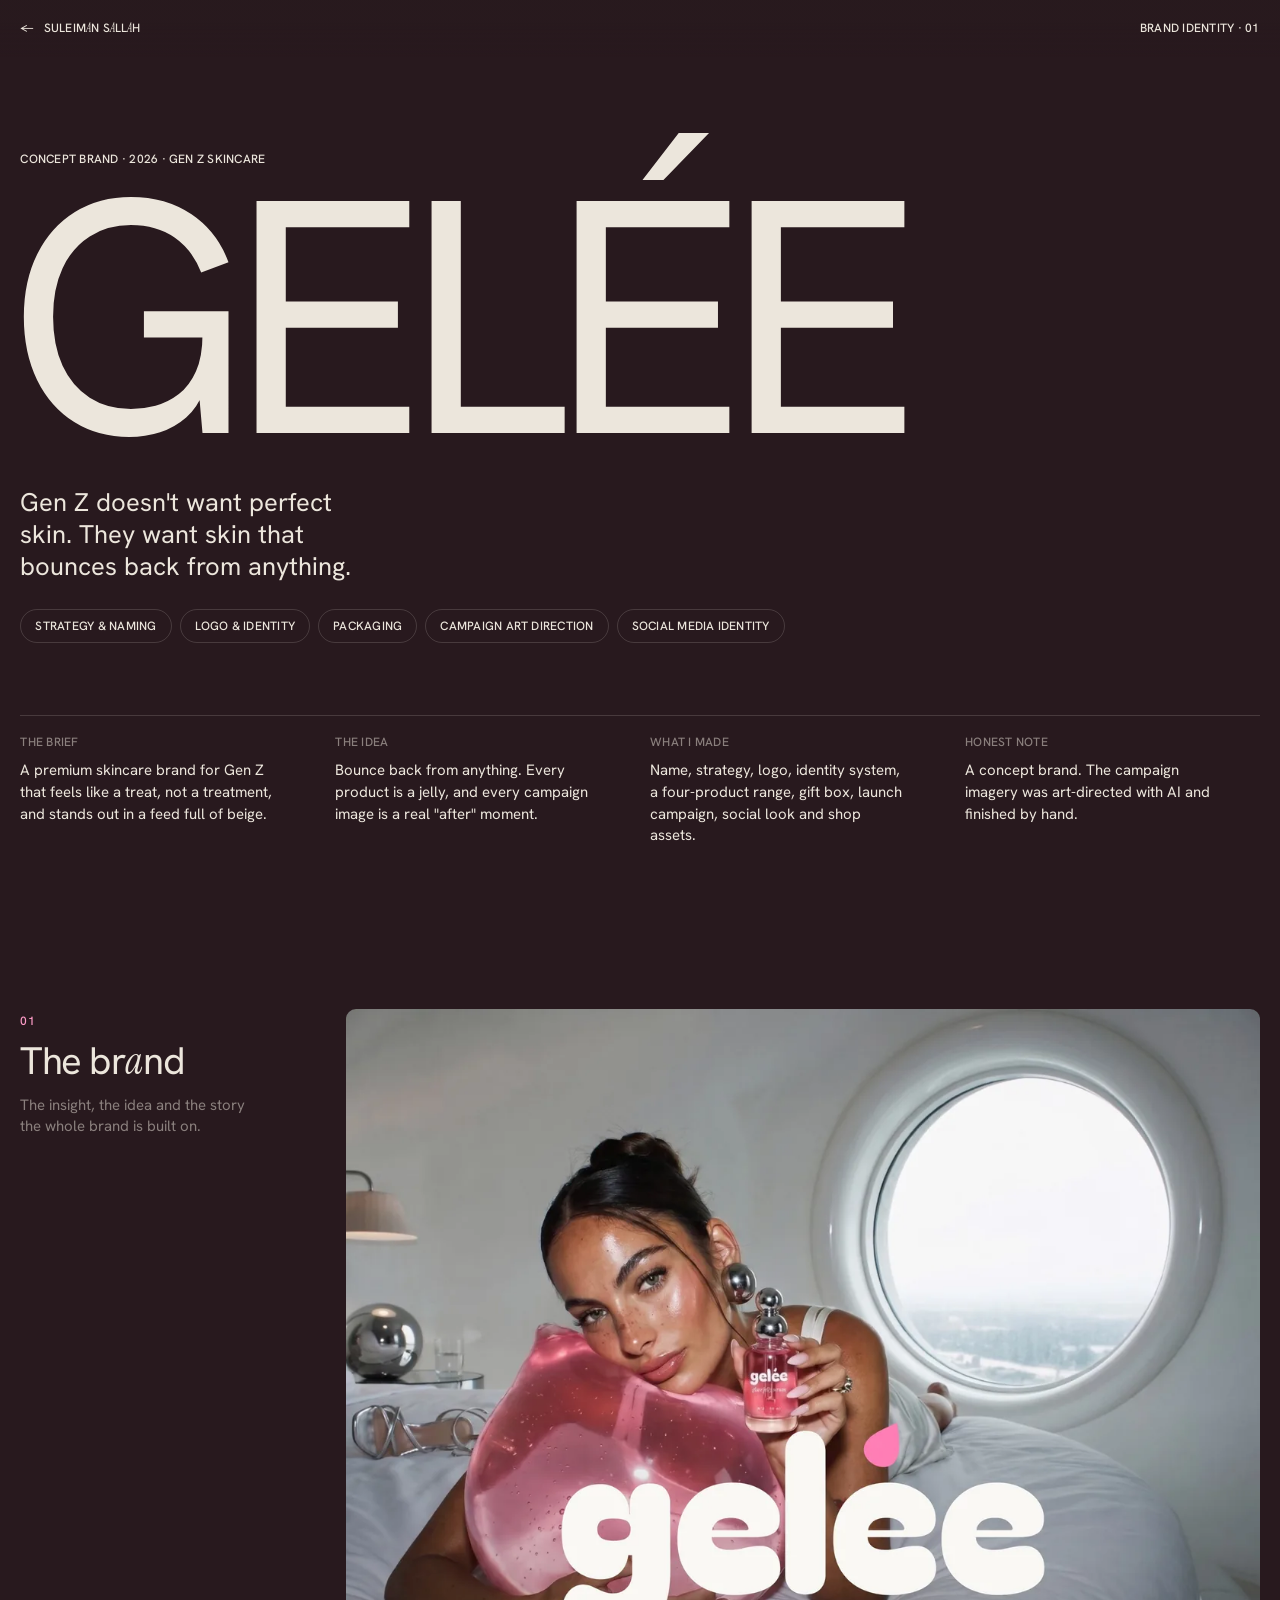
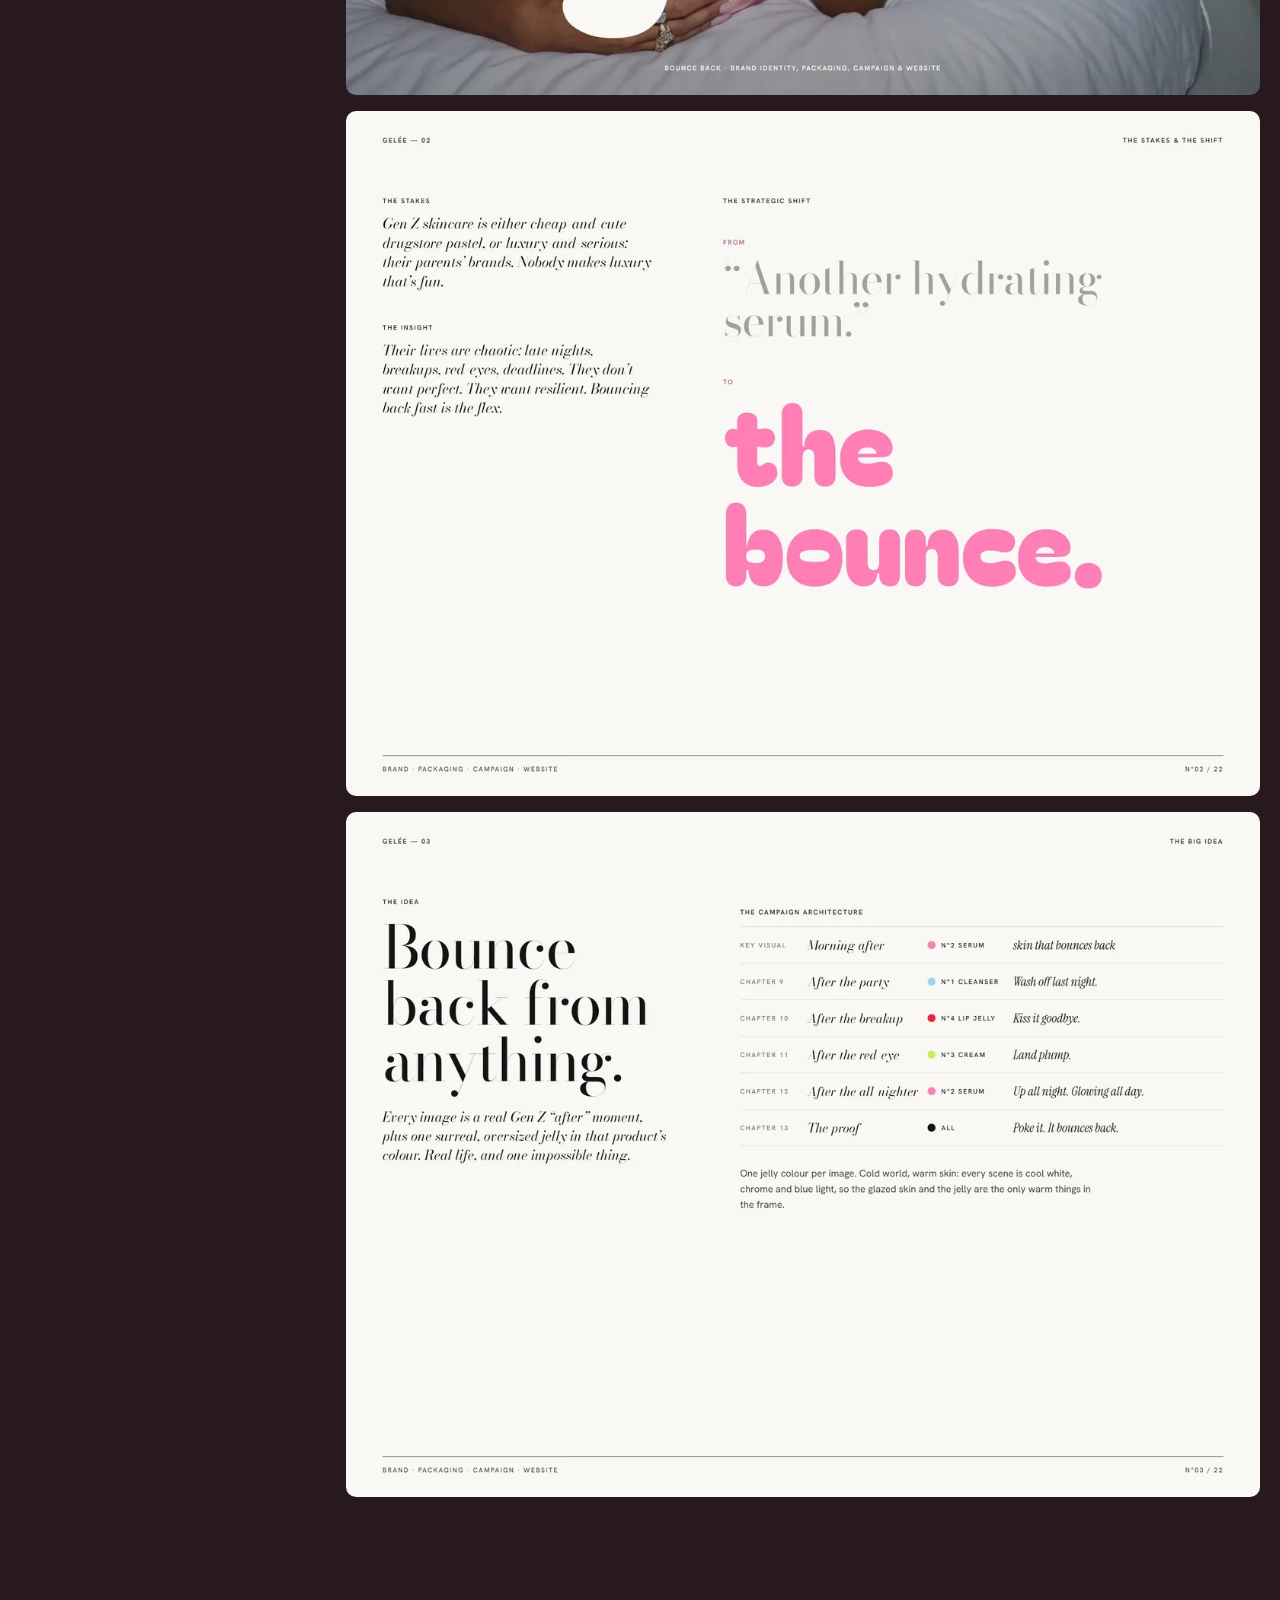
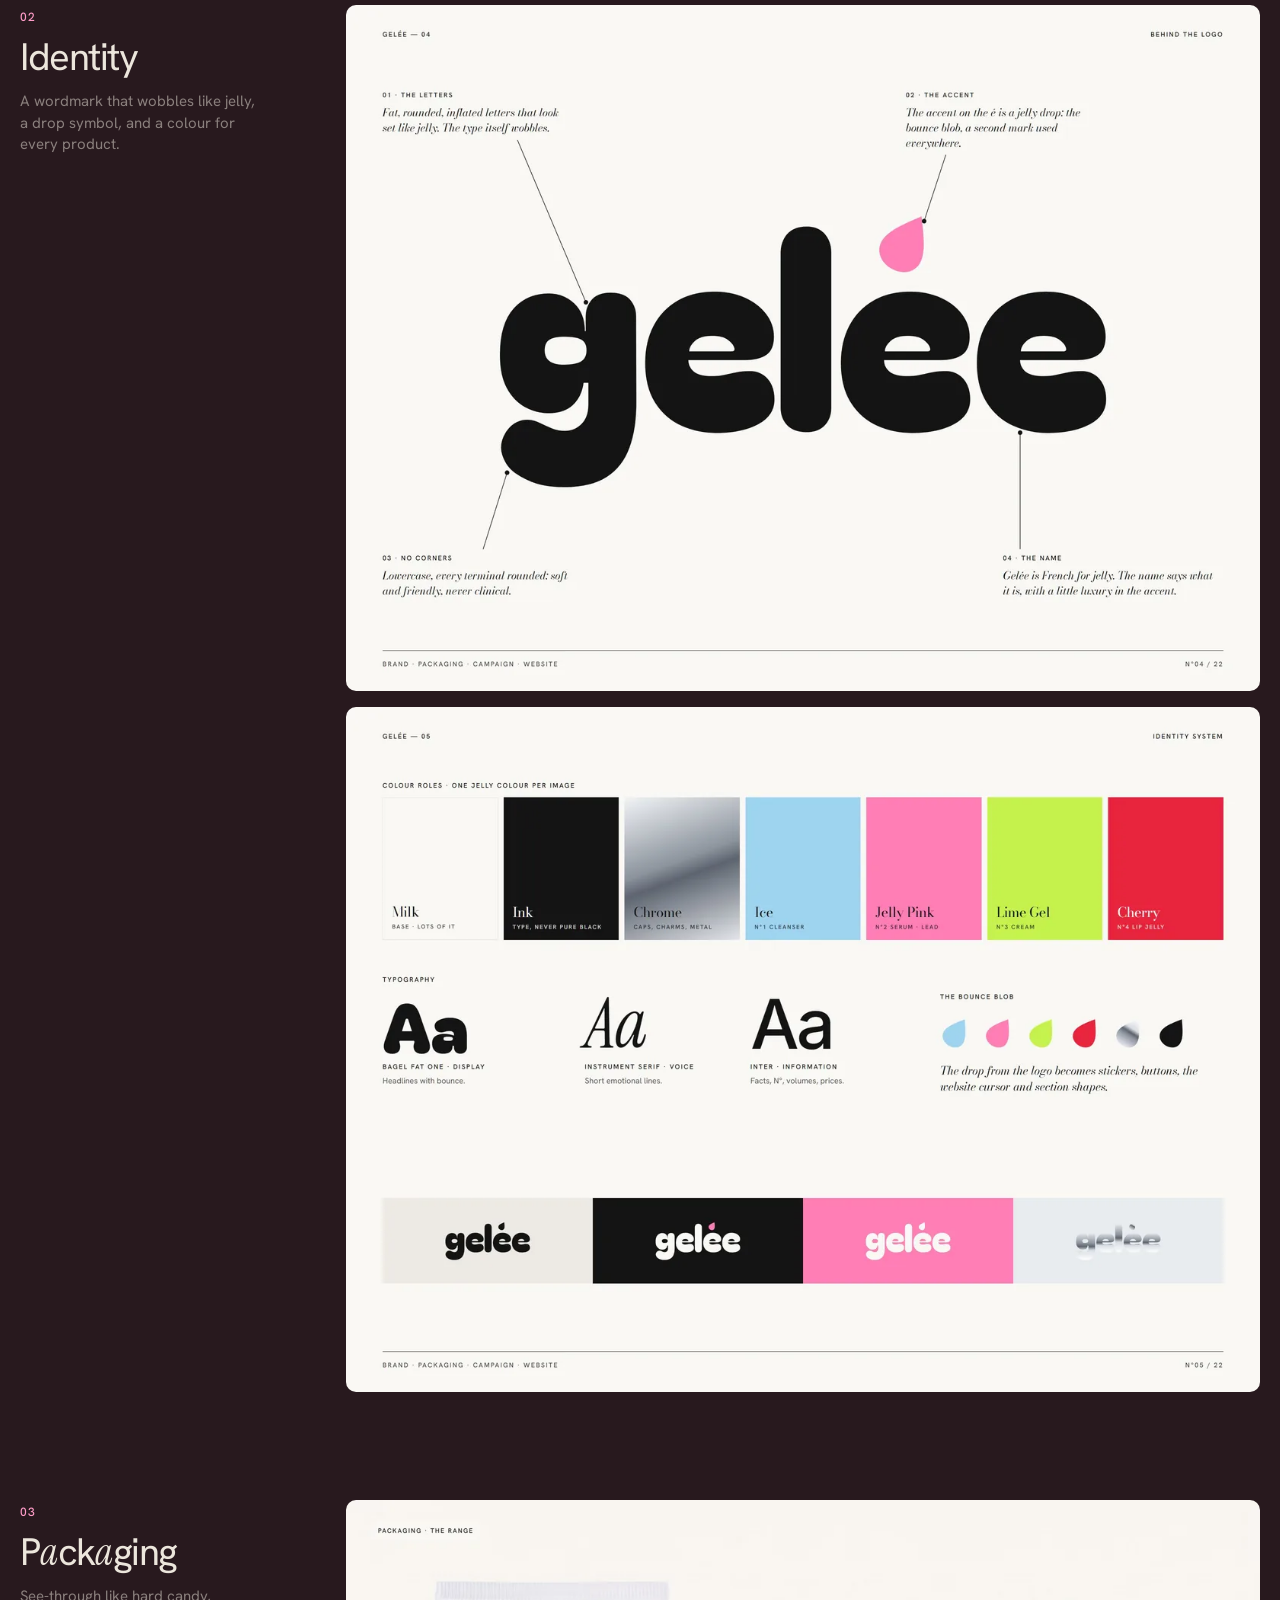
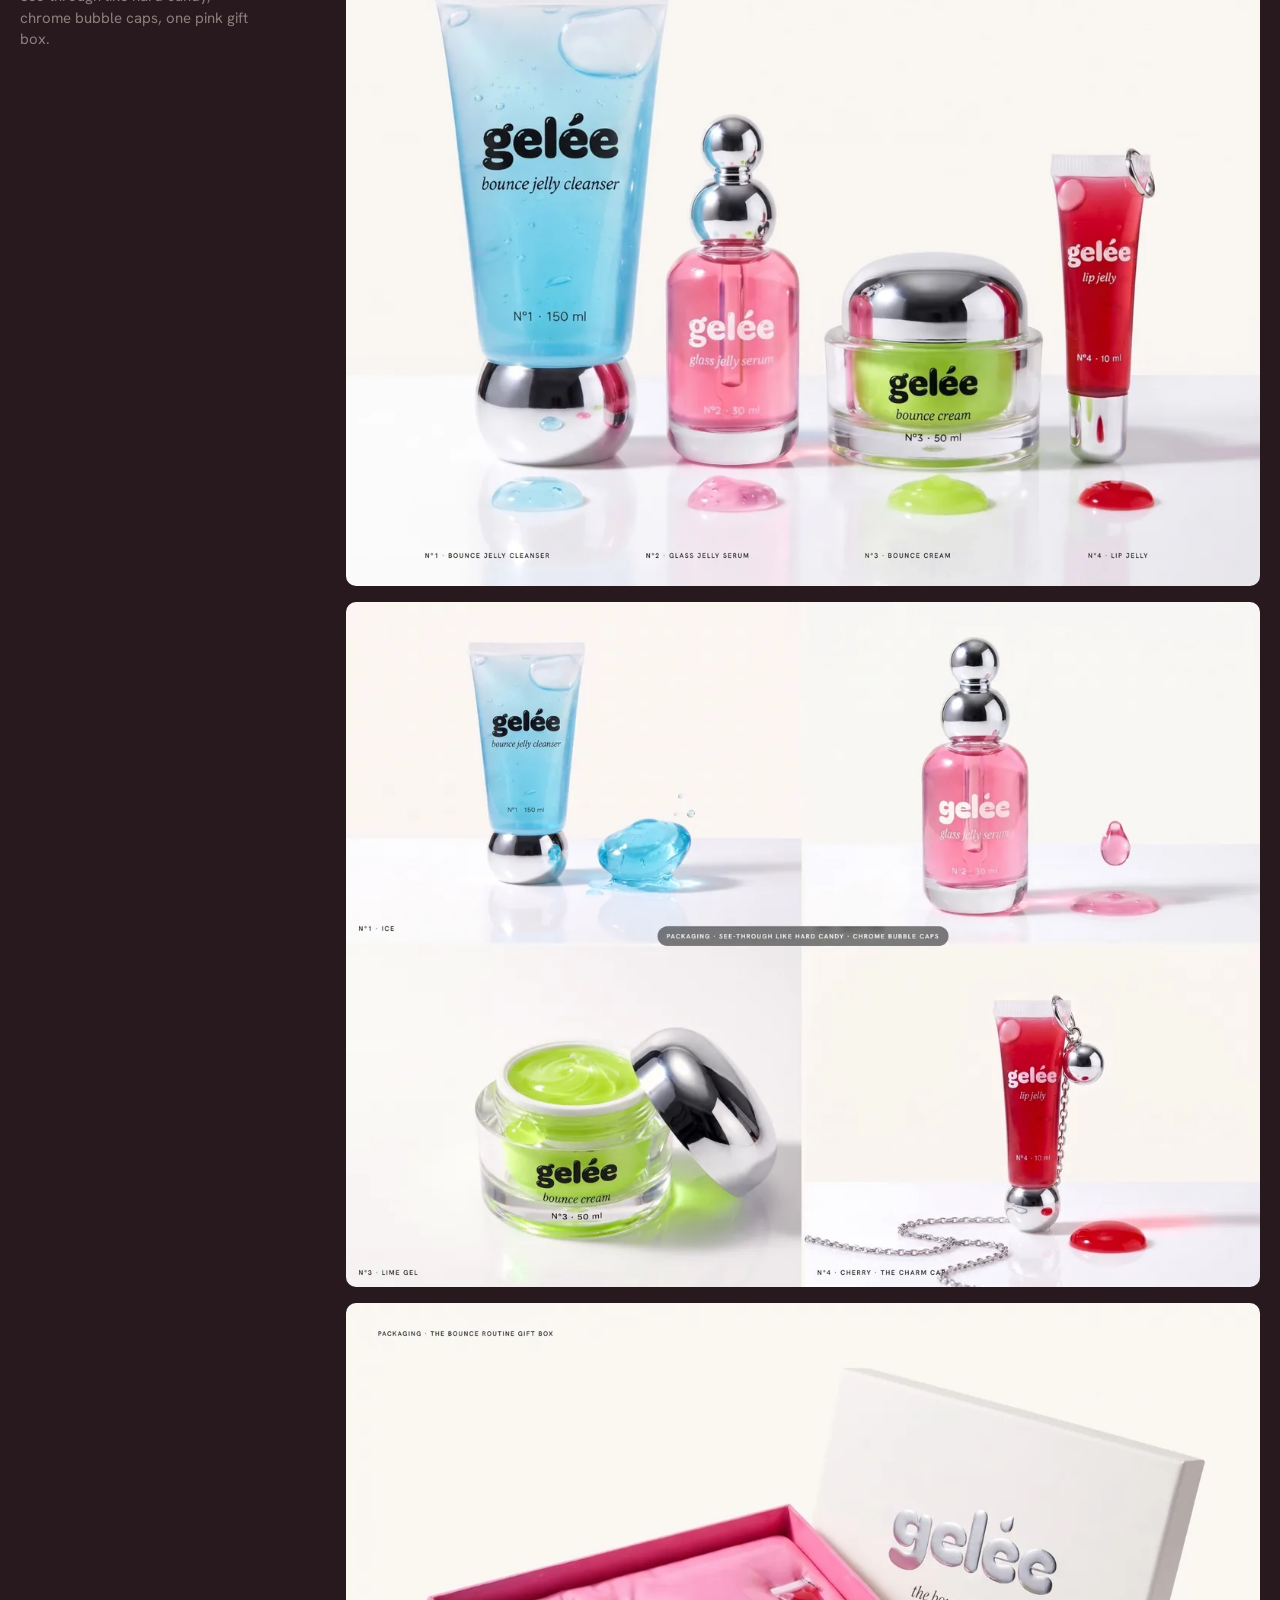
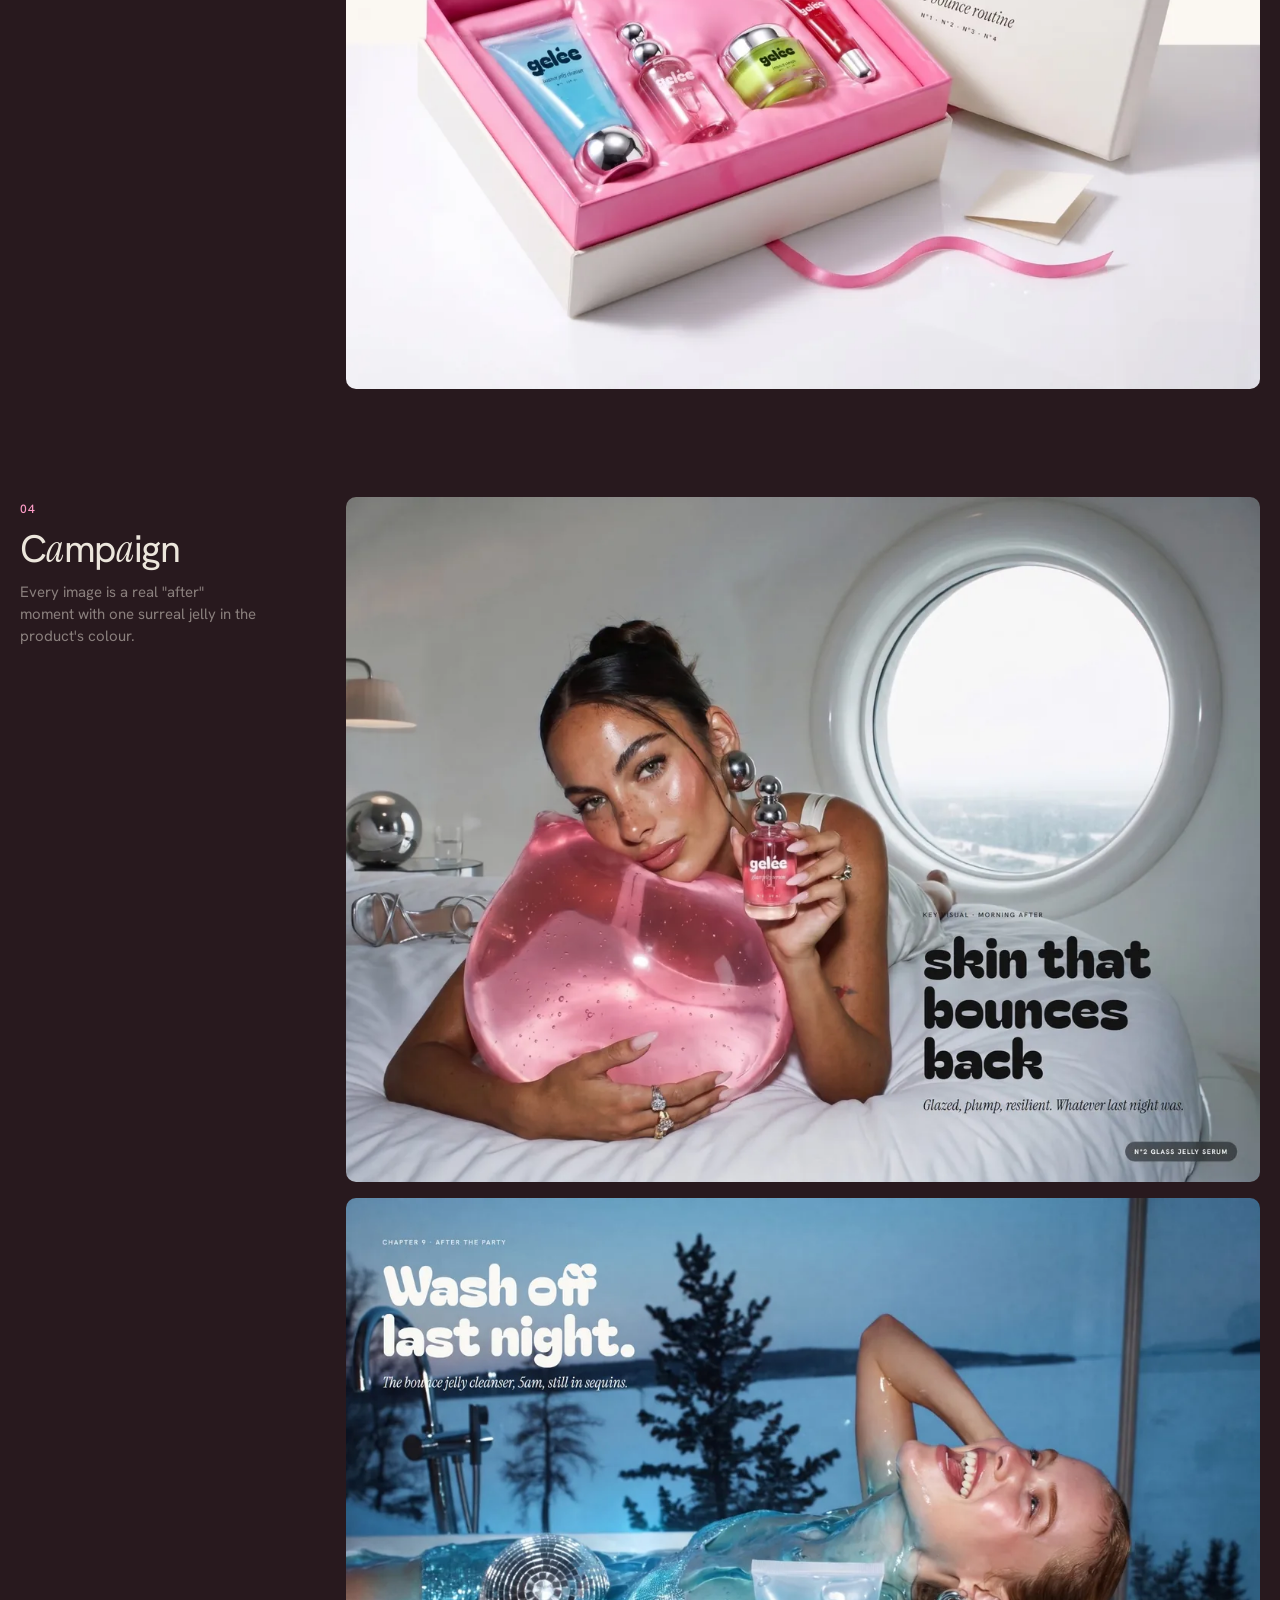
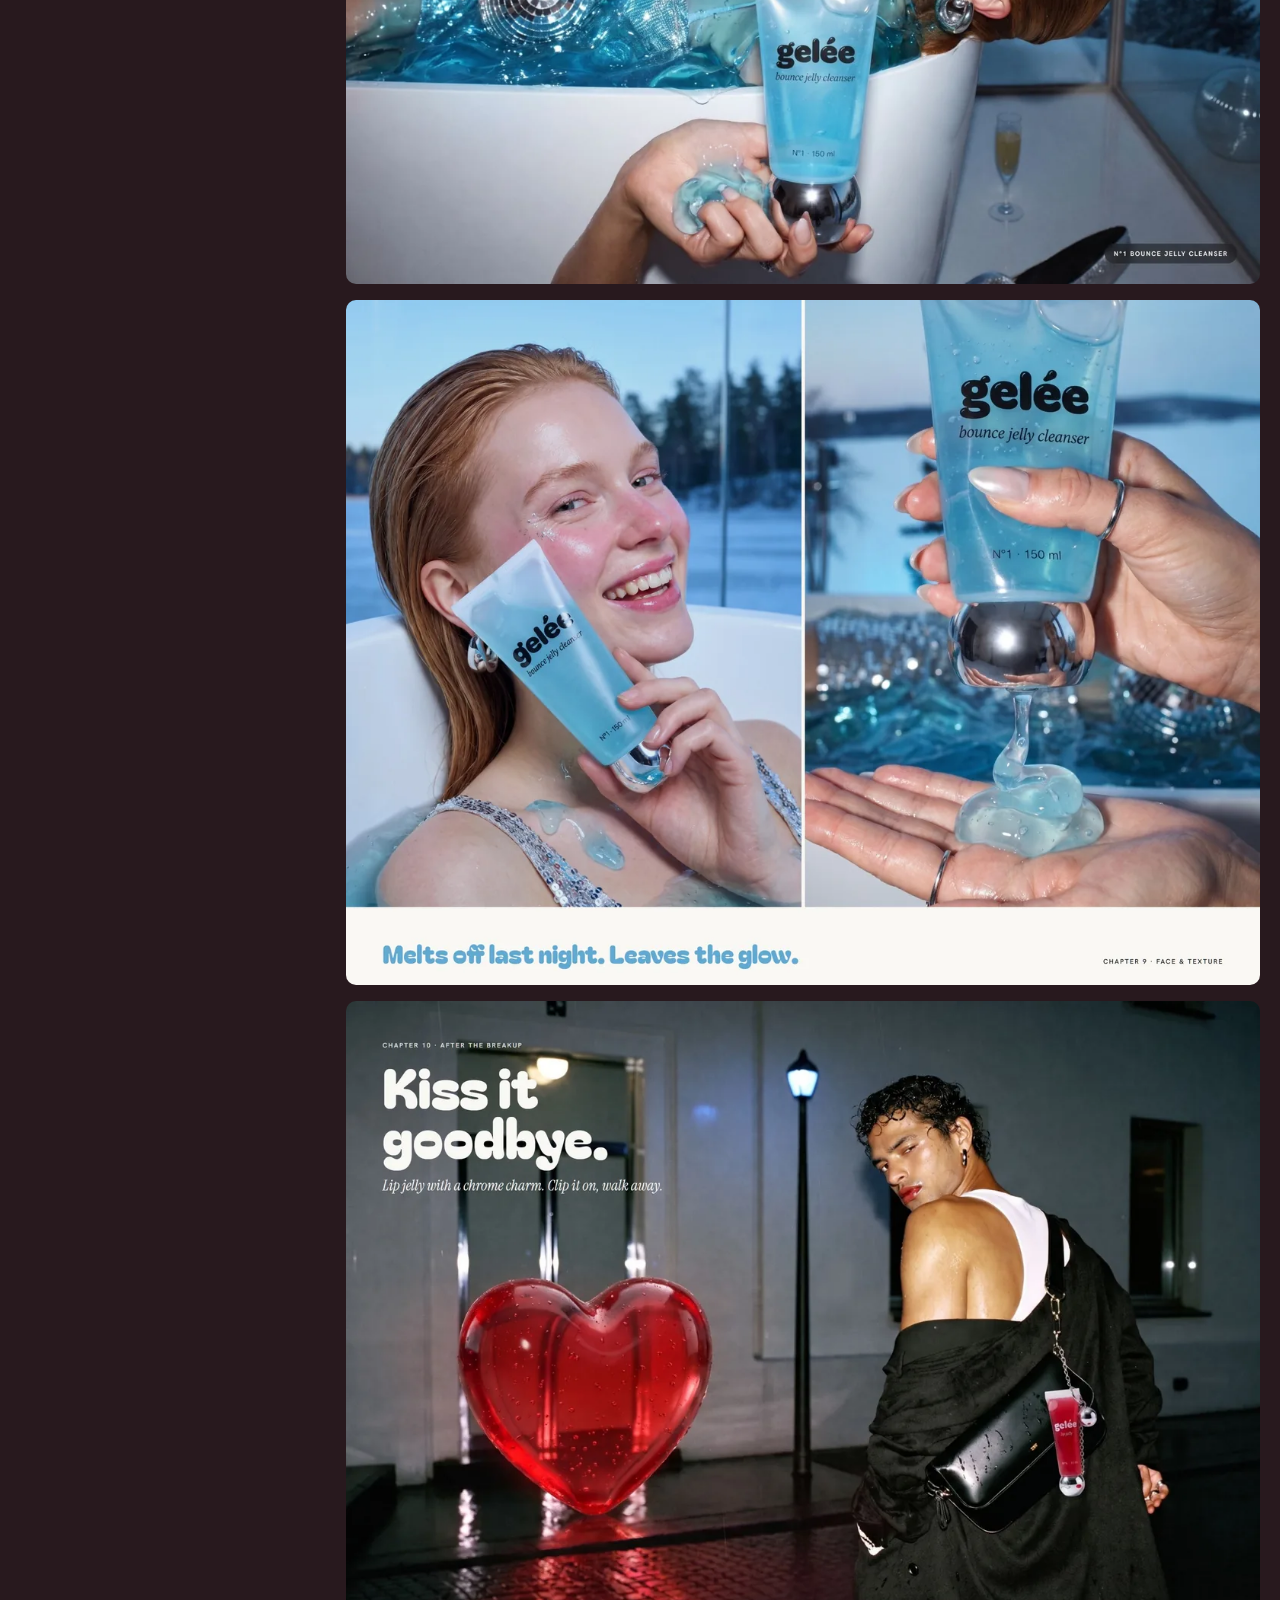
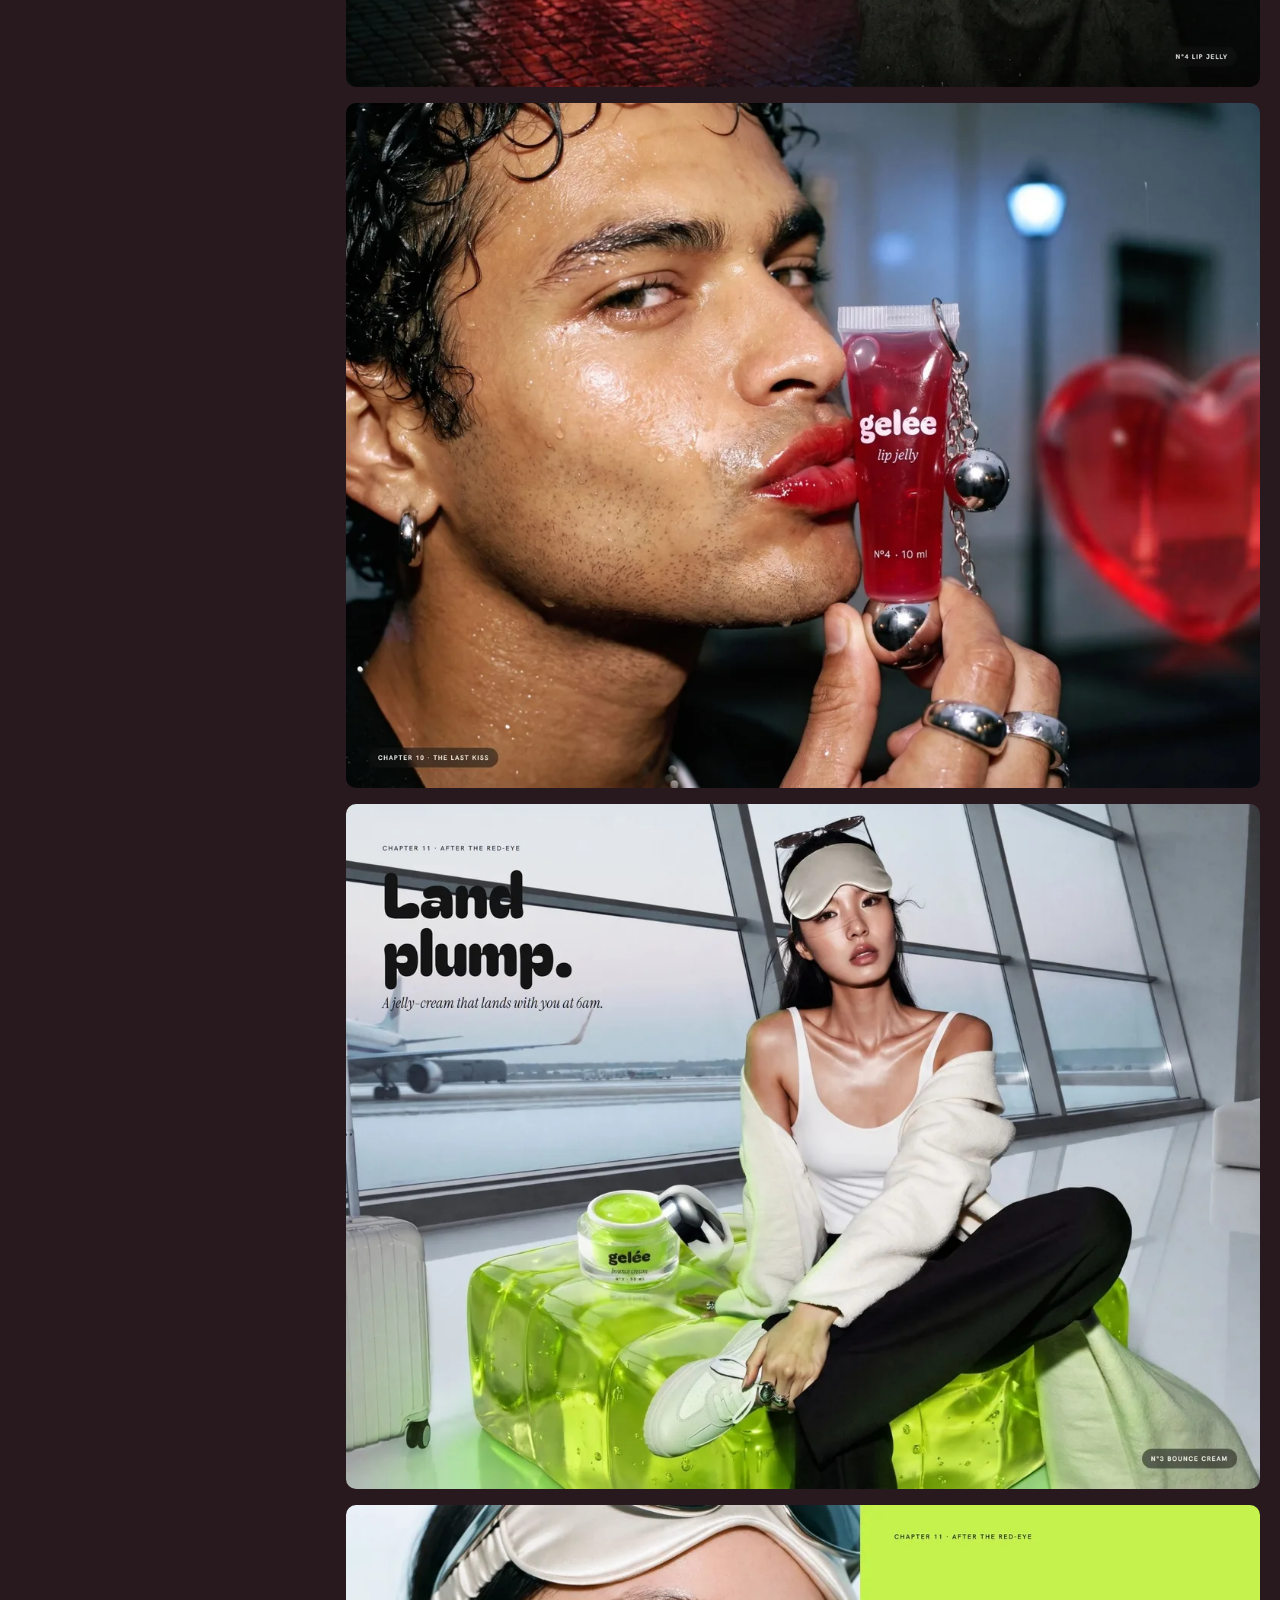
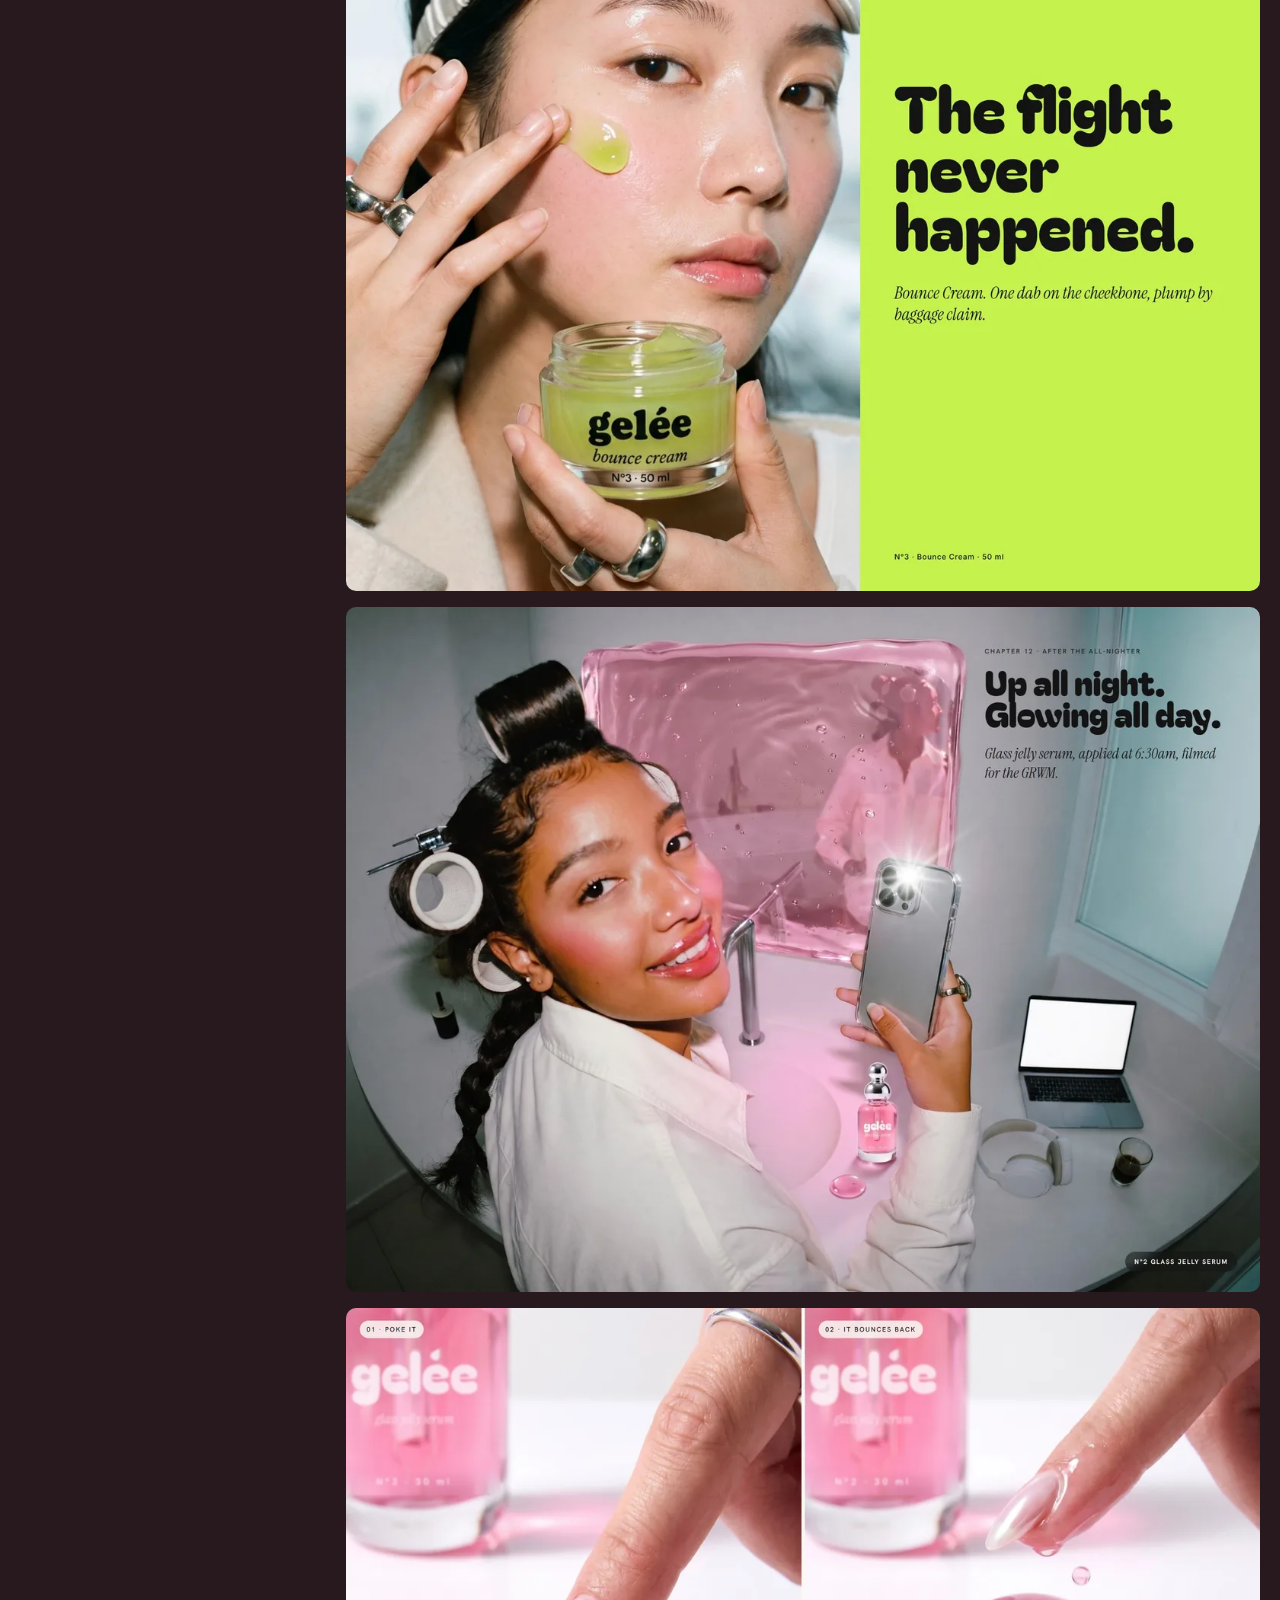
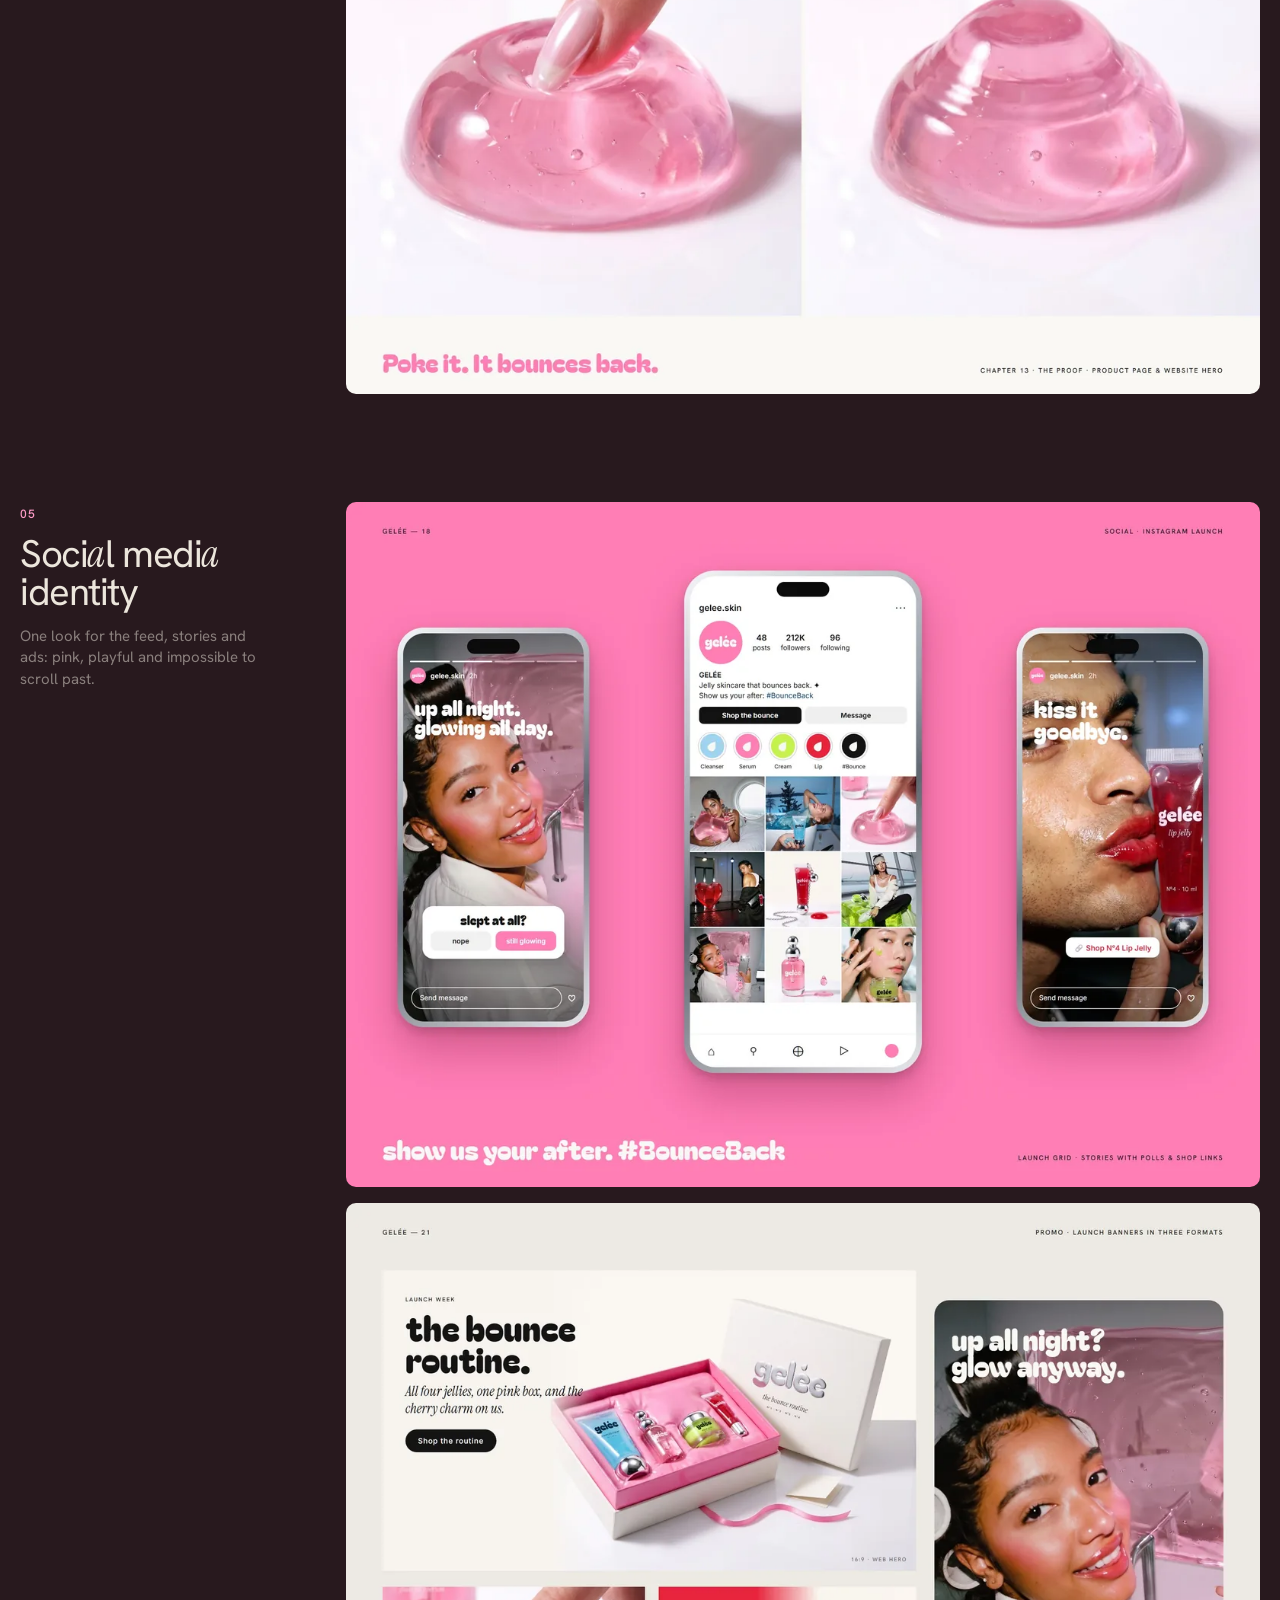
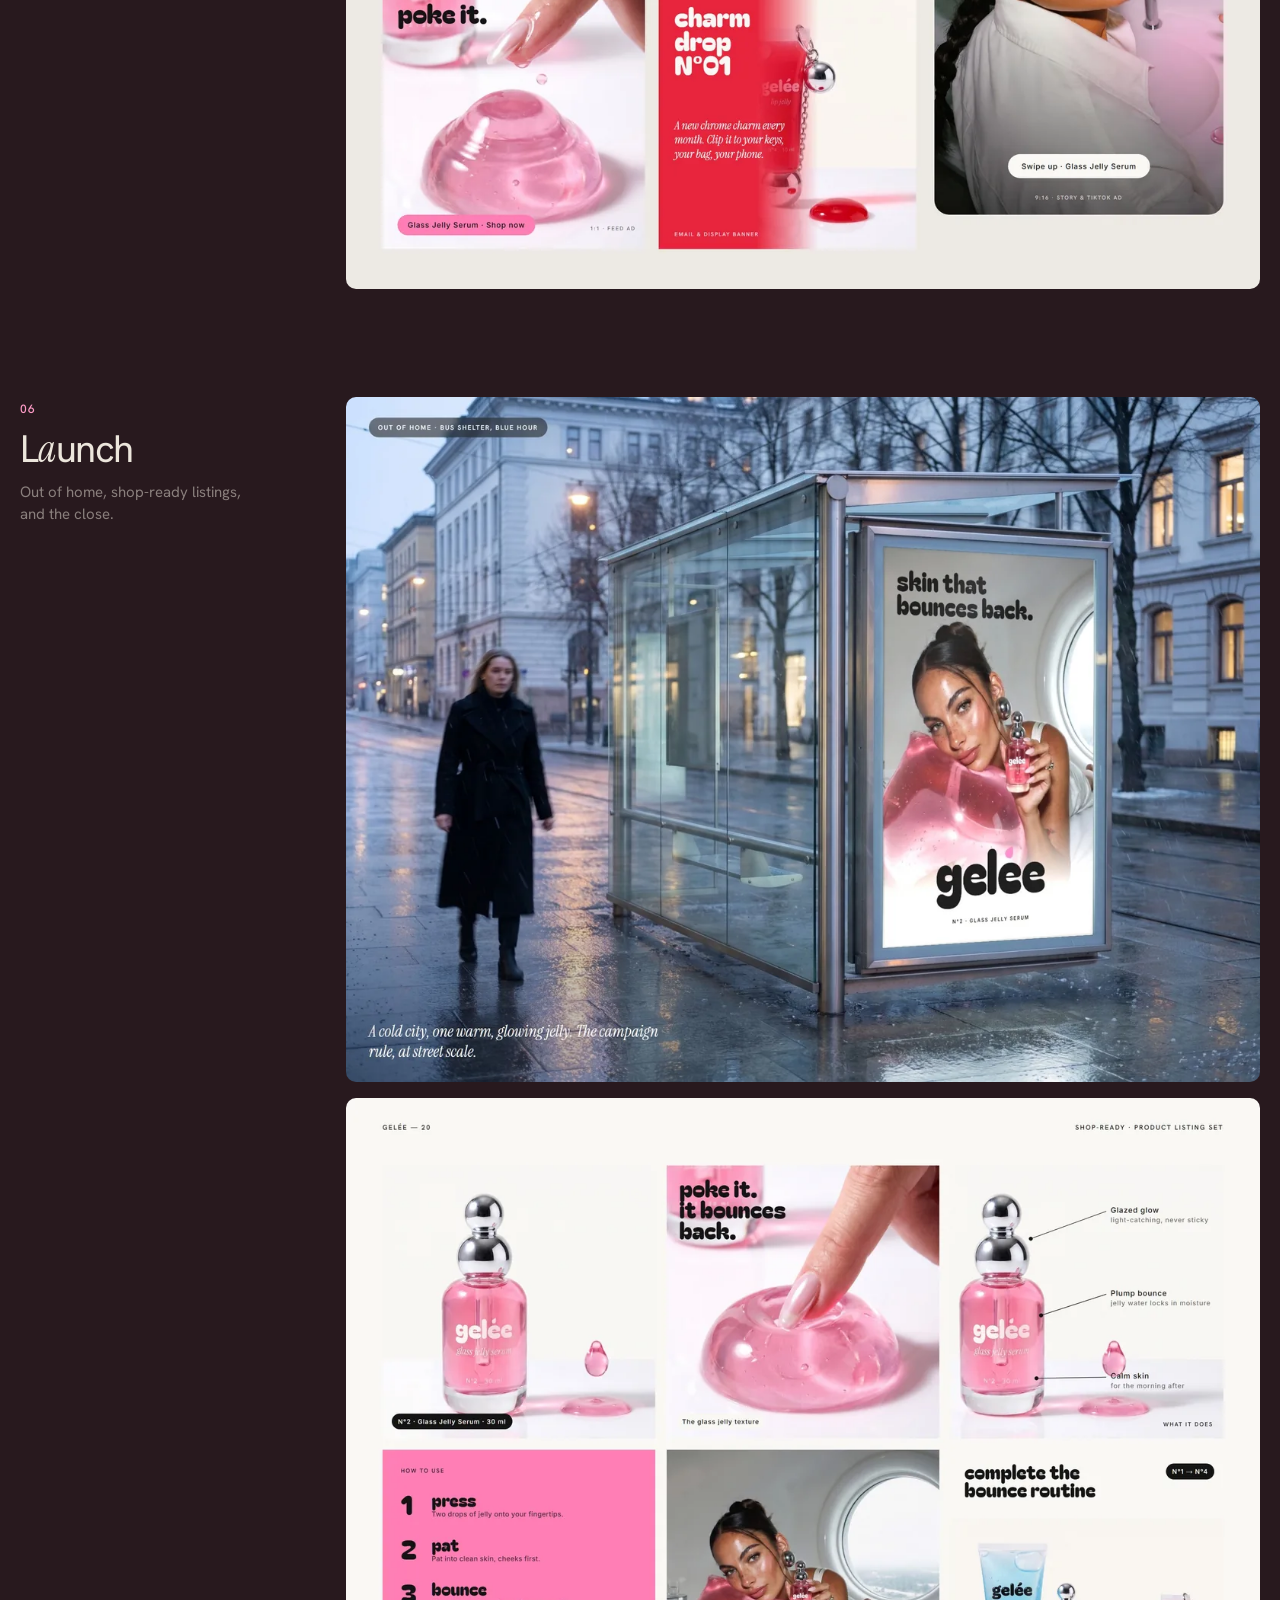
<file: brand/gelee/index.html>
<!DOCTYPE html>
<html lang="en" style="--c:#ff7eb6;--ink2:#ff9cc8">
<head>
<meta charset="utf-8">
<meta name="viewport" content="width=device-width, initial-scale=1">
<title>GELÉE — brand identity · Suleiman Sallah</title>
<meta name="description" content="GELÉE, a concept luxury jelly skincare brand for Gen Z: strategy, naming, identity, packaging, campaign and social media identity by Suleiman Sallah.">
<link rel="preconnect" href="https://fonts.googleapis.com">
<link rel="preconnect" href="https://fonts.gstatic.com" crossorigin>
<link href="https://fonts.googleapis.com/css2?family=Hanken+Grotesk:wght@400;500&family=Instrument+Serif:ital@1&display=swap" rel="stylesheet">
<link rel="stylesheet" href="../../css/site.css">
<meta property="og:image" content="https://reigns-gallery.vercel.app/brand/gelee/thumb/key-1500.webp">
<link rel="icon" href="data:image/svg+xml,<svg xmlns='http://www.w3.org/2000/svg' viewBox='0 0 100 100'><rect width='100' height='100' fill='%230c0b0a'/><text x='50' y='74' font-size='76' font-family='Georgia' font-style='italic' fill='%23ece6dc' text-anchor='middle'>A</text></svg>">
<style>
  body{background:color-mix(in oklab,var(--c) 14%,var(--bg))}
  .cs-top{position:sticky;top:0;z-index:20;display:flex;justify-content:space-between;align-items:center;padding:var(--pad);
    background:linear-gradient(180deg,color-mix(in oklab,var(--c) 14%,var(--bg)) 40%,transparent)}
  .back{display:inline-flex;gap:10px;align-items:center}
  .back:hover{color:var(--ink2)}
  .cs-head{padding:10vh var(--pad) 6vh}
  .cs-title{font-size:min(26vw,44vh);line-height:.8;letter-spacing:-.06em;font-weight:400;margin:16px 0 0;margin-left:-.04em}
  .cs-line{font-size:clamp(20px,2vw,30px);line-height:1.25;max-width:26ch;margin-top:4vh}
  .cs-tags{display:flex;flex-wrap:wrap;gap:8px;margin-top:3vh}
  .cs-tags span{border:1px solid var(--rule);border-radius:999px;padding:8px 14px}
  .facts{display:grid;grid-template-columns:repeat(4,1fr);gap:var(--pad);margin-top:8vh;border-top:1px solid var(--rule);padding-top:18px}
  .facts div{display:flex;flex-direction:column;gap:10px}
  .facts .lab{color:var(--mute)}
  .facts p{font-size:15px;line-height:1.45;max-width:32ch}
  .chap{padding:12vh var(--pad) 0;display:grid;grid-template-columns:minmax(0,3fr) minmax(0,9fr);gap:var(--pad)}
  .chap-side{position:sticky;top:12vh;align-self:start}
  .chap-side .n{color:var(--ink2);font-variant-numeric:tabular-nums}
  .chap-side h2{font-size:clamp(30px,3vw,48px);letter-spacing:-.04em;line-height:1;font-weight:400;margin:12px 0 14px}
  .chap-side p{color:var(--mute);font-size:15px;line-height:1.45;max-width:30ch}
  .boards{display:grid;gap:16px}
  .boards img{width:100%;height:auto;aspect-ratio:4/3;display:block;border-radius:10px;background:color-mix(in oklab,var(--c) 30%,var(--bg))}
  .cs-end{padding:20vh var(--pad) 16vh;display:flex;flex-direction:column;gap:22px}
  .cs-end .note{color:var(--mute);max-width:52ch;font-size:15px;line-height:1.45}
  @media (max-width:767px){
    .facts{grid-template-columns:1fr 1fr}
    .chap{grid-template-columns:1fr;padding-top:9vh}
    .chap-side{position:static}
    .boards img{border-radius:6px}
    .cs-title{font-size:27vw}
  }
</style>
</head>
<body>
<header class="cs-top lab">
  <a class="back" href="../../#brands"><span>←</span><span>Suleim<span class="a">a</span>n S<span class="a">a</span>ll<span class="a">a</span>h</span></a>
  <span>Brand identity · 01</span>
</header>

<section class="cs-head">
  <span class="lab">Concept brand · 2026 · Gen Z skincare</span>
  <h1 class="cs-title">GELÉE</h1>
  <p class="cs-line">Gen Z doesn't want perfect skin. They want skin that bounces back from anything.</p>
  <div class="cs-tags lab"><span>Strategy &amp; naming</span><span>Logo &amp; identity</span><span>Packaging</span><span>Campaign art direction</span><span>Social media identity</span></div>
  <div class="facts">
    <div><span class="lab">The brief</span><p>A premium skincare brand for Gen Z that feels like a treat, not a treatment, and stands out in a feed full of beige.</p></div>
    <div><span class="lab">The idea</span><p>Bounce back from anything. Every product is a jelly, and every campaign image is a real "after" moment.</p></div>
    <div><span class="lab">What I made</span><p>Name, strategy, logo, identity system, a four-product range, gift box, launch campaign, social look and shop assets.</p></div>
    <div><span class="lab">Honest note</span><p>A concept brand. The campaign imagery was art-directed with AI and finished by hand.</p></div>
  </div>
</section>

<main id="chapters"></main>

<section class="cs-end">
  <span class="lab">Have a brand that should be remembered?</span>
  <a class="endlink" id="mail" href="#">St<span class="a">a</span>rt <span class="a">a</span> project ↗</a>
  <a class="mailline" id="mailline" href="mailto:suleimansallah4@gmail.com">suleimansallah4@gmail.com</a>
  <p class="note">More brand identities are on their way to this room. Until then, the websites are in the gallery.</p>
  <a class="back lab" href="../../#work"><span>←</span><span>B<span class="a">a</span>ck to the g<span class="a">a</span>llery</span></a>
</section>

<script src="../../js/works.js"></script>
<script>
const CHAPTERS = [
  ['The brand', 'The insight, the idea and the story the whole brand is built on.', [['01-cover', 'GELÉE cover'], ['02-story', 'The stakes and the shift'], ['03-idea', 'The big idea: bounce back from anything']]],
  ['Identity', 'A wordmark that wobbles like jelly, a drop symbol, and a colour for every product.', [['04-logo', 'Behind the logo'], ['05-identity', 'The identity system']]],
  ['Packaging', 'See-through like hard candy, chrome bubble caps, one pink gift box.', [['06-range', 'The four-product range'], ['07-singles', 'Each product on its own'], ['08-giftbox', 'The gift box']]],
  ['Campaign', 'Every image is a real "after" moment with one surreal jelly in the product\'s colour.', [['09-key-visual', 'Key visual: the morning after'], ['10-ch9', 'After the party'], ['11-ch9-diptych', 'After the party, close up'], ['12-ch10', 'After the breakup'], ['13-ch10-kiss', 'Kiss it goodbye'], ['14-ch11', 'After the red-eye'], ['15-ch11-panel', 'Land plump'], ['16-ch12', 'After the all-nighter'], ['17-ch13-proof', 'The proof: press it, it bounces back']]],
  ['Social media identity', 'One look for the feed, stories and ads: pink, playful and impossible to scroll past.', [['18-social', 'The social media identity'], ['21-promo', 'Launch banners in three formats']]],
  ['Launch', 'Out of home, shop-ready listings, and the close.', [['19-ooh', 'Bus shelter poster'], ['20-shop', 'Shop-ready listing set'], ['22-close', 'GELÉE, bounce back']]],
];
const A = s => s.replace(/a/g, '<span class="a">a</span>').replace(/A/g, '<span class="a">A</span>');
document.getElementById('chapters').innerHTML = CHAPTERS.map(([title, line, boards], k) => `
  <section class="chap" aria-label="${title}">
    <div class="chap-side"><span class="lab n">${String(k + 1).padStart(2, '0')}</span><h2>${A(title)}</h2><p>${line}</p></div>
    <div class="boards">${boards.map(([f, alt], j) =>
      `<img src="img/${f}-1200.webp" srcset="img/${f}-1200.webp 1200w, img/${f}-2000.webp 2000w" sizes="(max-width:767px) 100vw, 72vw" alt="${alt}" ${k === 0 && j === 0 ? 'fetchpriority="high"' : 'loading="lazy"'} width="1200" height="900">`).join('')}</div>
  </section>`).join('');
document.getElementById('mail').href = 'mailto:' + GALLERY.email + '?subject=' + encodeURIComponent('A new brand project');
const ml = document.getElementById('mailline'); ml.href = 'mailto:' + GALLERY.email; ml.textContent = GALLERY.email;
</script>
<script src="../../js/cursor.js"></script>
</body>
</html>
</file>
<file: css/site.css>
@property --c    { syntax: '<color>'; inherits: true; initial-value: #a3122a; }
@property --ink2 { syntax: '<color>'; inherits: true; initial-value: #d8455a; }

:root{
  --bg:#0c0b0a; --ink:#ece6dc; --mute:rgba(236,230,220,.5); --rule:rgba(236,230,220,.16);
  --ease-out:cubic-bezier(.22,1,.36,1);
  --pad:clamp(16px,1.6vw,28px);
  transition: --c 1.1s var(--ease-out), --ink2 1.1s var(--ease-out);
}
*{box-sizing:border-box;margin:0;padding:0}
html{background:var(--bg)}
body{background:var(--bg);color:var(--ink);font-family:'Hanken Grotesk',system-ui,sans-serif;-webkit-font-smoothing:antialiased;overflow-x:clip}
a{color:inherit;text-decoration:none}
.a{font-family:'Instrument Serif',serif;font-style:italic;font-weight:400;letter-spacing:0;display:inline-block}
.lab{font-size:12px;letter-spacing:.02em;text-transform:uppercase;font-weight:500}
.sr{position:absolute;width:1px;height:1px;overflow:hidden;clip:rect(0 0 0 0);white-space:nowrap}
.display .a,.name .a,.big .a{font-size:1.1em;line-height:0;letter-spacing:-.03em;margin:0 .005em}

/* ================= HERO ================= */
.hero{position:relative;height:100svh;min-height:620px;touch-action:pan-y;cursor:grab;user-select:none;z-index:2}
.hero.dragging{cursor:grabbing}
.glow{position:absolute;inset:0;pointer-events:none;overflow:hidden;
  background:radial-gradient(60% 45% at 50% 105%, color-mix(in oklab,var(--c) 38%,transparent), transparent 70%)}
.card{position:absolute;left:50%;top:2.4vh;width:min(34vw,560px);height:118vh;transform:translateX(-50%);
  border-radius:12px;overflow:hidden;z-index:1;
  background:
    radial-gradient(70% 30% at 46% 18%, color-mix(in oklab,var(--c) 92%,white 8%), transparent 72%),
    linear-gradient(180deg, color-mix(in oklab,var(--c) 70%,black) 0%, color-mix(in oklab,var(--c) 40%,black) 100%);
  clip-path:inset(100% 0 0 0 round 12px);animation:cardIn 1.4s .15s var(--ease-out) forwards}
.card img{position:absolute;left:0;top:0;width:100%;height:calc(100% / .8);object-fit:cover;object-position:42% 0%;
  transform:scale(1.08);animation:imgIn 1.8s .15s var(--ease-out) forwards}
@keyframes cardIn{to{clip-path:inset(0 0 0 0 round 12px)}}
@keyframes imgIn{to{transform:scale(1)}}

.top{position:absolute;left:var(--pad);right:var(--pad);top:var(--pad);display:flex;justify-content:space-between;z-index:3}
.mid{position:absolute;left:var(--pad);right:var(--pad);top:34vh;display:flex;justify-content:space-between;align-items:flex-start;z-index:3}
.mid p{max-width:300px;font-size:15px;line-height:1.35}
.dot{display:inline-block;width:9px;height:9px;border-radius:50%;background:var(--ink2);margin-right:10px;transform:translateY(-1px)}
.rule{position:absolute;left:var(--pad);right:var(--pad);top:calc(34vh + 58px);height:1px;background:var(--rule);z-index:3;
  transform-origin:left;transform:scaleX(0);animation:rule 1.2s .5s var(--ease-out) forwards}
@keyframes rule{to{transform:scaleX(1)}}
.name{position:absolute;left:var(--pad);right:var(--pad);top:calc(34vh + 74px);z-index:4;pointer-events:none;
  font-weight:400;line-height:.86;letter-spacing:-.055em;font-size:var(--fs,15vw)}
.name .l{display:block;overflow:hidden;padding:.06em .04em .04em;margin:-.06em -.04em -.04em}
.name .l > span{display:inline-block;white-space:nowrap;transform:translateY(105%);animation:up 1.2s var(--ease-out) forwards}
.name .l1 > span{animation-delay:.55s}
.name .l2{text-align:right;color:var(--ink2)}
.name .l2 > span{animation-delay:.68s}
@keyframes up{to{transform:translateY(0)}}
.fade{opacity:0;animation:fade .9s .9s var(--ease-out) forwards}
@keyframes fade{to{opacity:1}}
.hint{color:var(--mute)}
.top-l{display:flex;align-items:baseline;gap:clamp(24px,3vw,48px)}
.topmail{cursor:pointer;text-transform:none;font-weight:400;letter-spacing:.01em;font-size:13px;color:var(--ink);position:relative;padding-bottom:3px}
.topmail::after{content:'';position:absolute;left:0;right:0;bottom:0;height:1px;background:var(--ink2);transform-origin:left;transform:scaleX(.18);transition:transform .45s var(--ease-out)}
.topmail:hover::after,.topmail:focus-visible::after{transform:scaleX(1)}
@media (max-width:999px){ .topmail{display:none} }
.mid .lab .hint{display:block;margin-top:8px;text-transform:none;font-weight:400;letter-spacing:0;font-size:13px}

/* fixed UI */
.ui{position:fixed;left:var(--pad);right:var(--pad);bottom:var(--pad);display:flex;justify-content:space-between;align-items:flex-end;z-index:50;pointer-events:none}
.ui > *{pointer-events:auto}
.lit{display:flex;align-items:center;gap:12px;background:rgba(12,11,10,.55);backdrop-filter:blur(14px);-webkit-backdrop-filter:blur(14px);
  border:1px solid var(--rule);border-radius:999px;padding:9px 16px 9px 10px;font-size:14px}
.lit i{width:18px;height:18px;border-radius:50%;background:var(--c);box-shadow:0 0 0 1px rgba(255,255,255,.15) inset}
.lit b{font-weight:500}
.lit .n{color:var(--mute);font-variant-numeric:tabular-nums}
.menu{background:rgba(12,11,10,.55);backdrop-filter:blur(14px);-webkit-backdrop-filter:blur(14px);border:1px solid var(--rule);
  color:var(--ink);border-radius:10px;padding:12px 18px;display:flex;gap:10px;align-items:center;cursor:pointer}
.menu i{width:8px;height:8px;border-radius:2px;background:var(--ink2)}

/* ================= INFO ================= */
.info{position:relative;min-height:34vh;padding:6vh var(--pad) 4vh;z-index:3}
.info .about{position:absolute;left:var(--pad);top:10vh}
.spec{margin-left:calc(50% + min(17vw,280px) + 28px)}
.spec .row{display:flex;justify-content:space-between;gap:24px;padding:18px 0;border-bottom:1px solid var(--rule)}
.spec .row:first-child{border-top:1px solid var(--rule)}
.spec .row span:last-child{text-align:right}
.btn{display:inline-flex;align-items:center;gap:10px;margin-top:22px;background:var(--ink2);color:#0c0b0a;border-radius:6px;padding:12px 16px;font-weight:500}
.btn i{width:6px;height:6px;border-radius:50%;background:#0c0b0a}
.btn:hover{filter:brightness(1.08)}

/* ================= STATEMENT ================= */
.statement{padding:12vh var(--pad) 10vh;position:relative;z-index:3}
.big{font-size:clamp(40px,7.4vw,132px);line-height:.92;letter-spacing:-.045em;font-weight:400;max-width:16ch;text-transform:uppercase}
.big .w{display:inline-block;white-space:nowrap;color:rgba(236,230,220,.18);transition:color .5s var(--ease-out)}
.big .w.on{color:var(--ink)}
.because{display:grid;grid-template-columns:1fr 1fr 1fr;gap:var(--pad);margin-top:9vh;padding-top:18px;border-top:1px solid var(--rule)}
.because p{font-size:16px;line-height:1.45;max-width:38ch}

/* ================= WORK ================= */
.work{position:relative;padding:10vh 0 8vh;z-index:3;
  background:linear-gradient(180deg, var(--bg) 0%, color-mix(in oklab,var(--c) 42%,var(--bg)) 22%, color-mix(in oklab,var(--c) 42%,var(--bg)) 82%, var(--bg) 100%)}
.work-head{padding:0 var(--pad)}
.display{font-size:min(24vw,34vh);line-height:.8;letter-spacing:-.06em;font-weight:400;margin-top:14px;text-align:center}
.meta{text-align:center;margin-top:-1vh;position:relative;z-index:2}
.meta .t{font-size:clamp(30px,3.4vw,54px);letter-spacing:-.035em;line-height:1}
.meta .m{margin-top:8px;color:var(--mute)}
.stage{position:relative;z-index:2;height:min(74vh,64vw);margin-top:-13vh;cursor:grab;touch-action:pan-y;outline:none}
.stage.dragging{cursor:grabbing}
.stage canvas{position:absolute;inset:0;width:100%;height:100%;display:block}
.stage:focus-visible{box-shadow:inset 0 0 0 2px var(--ink2)}
.count{text-align:center;margin-top:16px;font-variant-numeric:tabular-nums;display:flex;justify-content:center;gap:18px;align-items:center}
.count .open{color:var(--mute);border-bottom:1px solid var(--rule)}
.count .open:hover{color:var(--ink)}
.fallback{display:flex;gap:16px;overflow-x:auto;scroll-snap-type:x mandatory;padding:0 var(--pad)}
.fallback a{flex:0 0 min(80vw,720px);scroll-snap-align:center}
.fallback img{width:100%;border-radius:10px;display:block}

/* ================= BRANDS ================= */
.brands{position:relative;z-index:3;padding:16vh var(--pad) 14vh;
  background:linear-gradient(180deg,var(--bg) 0%,color-mix(in oklab,var(--c) 22%,var(--bg)) 30%,color-mix(in oklab,var(--c) 22%,var(--bg)) 85%,var(--bg) 100%)}
.b-head{display:grid;grid-template-columns:minmax(0,1fr) minmax(0,1fr);gap:var(--pad);align-items:end;padding-bottom:9vh}
.b-copy{padding-bottom:1.2vh}
.b-copy .btn{margin-top:28px}
.bdisplay{white-space:nowrap;font-size:min(13vw,28vh);line-height:.82;letter-spacing:-.06em;font-weight:400;margin:18px 0 0 -.04em}
.bintro{font-size:clamp(18px,1.5vw,24px);line-height:1.38;max-width:40ch}
.bincl{list-style:none;margin-top:5vh;border-top:1px solid var(--rule)}
.bincl li{display:flex;gap:18px;padding:13px 0;border-bottom:1px solid var(--rule)}
.bincl li span{color:var(--mute);font-variant-numeric:tabular-nums}
.bgrid{display:grid;grid-template-columns:1fr 1fr;gap:9vh calc(var(--pad) * 1.6);scroll-margin-top:var(--pad)}
.bcard{display:block;outline:none}
.bimg{position:relative;aspect-ratio:5/4}
.bimg::before{content:'';position:absolute;inset:0;border-radius:14px;background:var(--back,var(--c))}
.bpic{position:absolute;inset:0;border-radius:14px;overflow:hidden;background:color-mix(in oklab,var(--c) 40%,var(--bg));
  transition:transform .8s var(--ease-out);will-change:transform}
.bpic img{position:absolute;inset:0;width:100%;height:100%;object-fit:cover;display:block}
.bpic .bmark{inset:auto;left:50%;top:76%;width:58%;height:auto;transform:translate(-50%,-50%);filter:drop-shadow(0 8px 34px rgba(0,0,0,.2))}
.vp{position:absolute;left:var(--x);top:var(--y);z-index:2;white-space:nowrap;background:#faf8f5;color:#141414;border:1.5px solid #141414;
  border-radius:50%;padding:15px 26px;font-size:clamp(12px,1.05vw,16px);letter-spacing:.05em;font-weight:500;pointer-events:none;
  opacity:0;transform:translate(-50%,-50%) rotate(var(--r)) scale(.3);
  transition:opacity .25s var(--ease-out) var(--d),transform .55s cubic-bezier(.34,1.56,.64,1) var(--d)}
@media (any-hover:hover){
  .bcard:hover .bpic,.bcard:focus-visible .bpic{transform:rotate(-2.4deg) translate(-1.2%,-1.6%) scale(.985)}
  .bcard:hover .vp,.bcard:focus-visible .vp{opacity:1;transform:translate(-50%,-50%) rotate(var(--r)) scale(1)}
}
@media (any-hover:none){ .vp:nth-of-type(3){opacity:1;transform:translate(-50%,-50%) rotate(var(--r)) scale(1)} }
.bmeta{display:flex;justify-content:space-between;align-items:center;gap:16px;margin-top:20px}
.bt{font-size:clamp(28px,2.4vw,40px);letter-spacing:-.035em;line-height:1}
.btags{display:flex;flex-wrap:wrap;justify-content:flex-end;gap:8px}
.btags span{border:1px solid rgba(236,230,220,.55);border-radius:999px;padding:6px 16px;font-size:15px}

.end{position:relative;z-index:3;padding:16vh var(--pad) 20vh;border-top:1px solid var(--rule);display:flex;flex-direction:column;gap:20px}
.endlink{font-size:min(11vw,20vh);line-height:.9;letter-spacing:-.055em;color:var(--ink2);transition:color .3s}
.endlink:hover{color:var(--ink)}
.mailline{font-size:clamp(18px,1.8vw,28px);letter-spacing:-.02em;color:var(--ink);border-bottom:1px solid var(--rule);align-self:flex-start;padding-bottom:4px;transition:border-color .3s,color .3s}
.mailline:hover{color:var(--ink2);border-color:var(--ink2)}

/* ================= INK CURSOR ================= */
.cur-canvas{position:fixed;left:0;top:0;width:100vw;height:100vh;z-index:89;pointer-events:none}
.cur-dot{position:fixed;left:0;top:0;z-index:90;pointer-events:none;width:8px;height:8px;margin:-4px 0 0 -4px;border-radius:50%;
  background:var(--ink2);opacity:0;display:flex;align-items:center;justify-content:center;
  transition:width .35s var(--ease-out),height .35s var(--ease-out),margin .35s var(--ease-out),background-color .3s,opacity .2s}
.cur-dot.on{opacity:1}
.cur-dot span{font-size:10px;font-weight:500;letter-spacing:.08em;color:#0c0b0a;opacity:0;transition:opacity .2s}
.cur-dot.link{width:16px;height:16px;margin:-8px 0 0 -8px;background:var(--ink)}
.cur-dot.drag{width:64px;height:64px;margin:-32px 0 0 -32px;background:var(--ink)}
.cur-dot.drag span{opacity:1;transition-delay:.1s}

/* ================= PHONE ================= */
@media (max-width:767px){
  .hero{overflow:hidden}
  .card{left:0;top:0;width:100%;height:100%;transform:none;border-radius:0;clip-path:inset(100% 0 0 0);animation-name:cardInM}
  @keyframes cardInM{to{clip-path:inset(0 0 0 0)}}
  .card img{object-position:38% 0%}
  .card::after{content:'';position:absolute;inset:0;background:linear-gradient(180deg,transparent 52%,rgba(8,7,6,.62) 82%,rgba(8,7,6,.8))}
  .mid{top:auto;bottom:calc(var(--pad) + 30vw + 92px);flex-direction:column;gap:10px}
  .mid .lab{display:none}
  .work{padding-top:9vh}
  .mid p{font-size:14px;max-width:250px;text-shadow:0 1px 18px rgba(0,0,0,.45)}
  .rule{display:none}
  .name{top:auto;bottom:calc(var(--pad) + 64px);font-size:21vw;letter-spacing:-.05em}
  .top .hint{display:none}
  .info{padding-top:8vh}
  .info .about{position:static;margin-bottom:18px}
  .spec{width:100%}
  .because{grid-template-columns:1fr}
  .stage{height:74svh;margin-top:-4vh}
  .display{font-size:24vw}
  .meta{margin-top:0}
  .brands{grid-template-columns:1fr;padding-top:12vh}
  .b-head{grid-template-columns:1fr;padding-bottom:6vh}
  .bgrid{grid-template-columns:1fr}
  .bdisplay{font-size:23vw}
  .btags span{font-size:13px;padding:5px 12px}
  .vp{padding:12px 20px}
  .meta .m{padding:0 var(--pad)}
  .card img{height:100%}
  .spec{margin-left:0}
}
@media (prefers-reduced-motion:reduce){
  *,*::before,*::after{animation-duration:1ms!important;animation-delay:0s!important;transition-duration:1ms!important}
  :root{transition:none}
}
</file>
